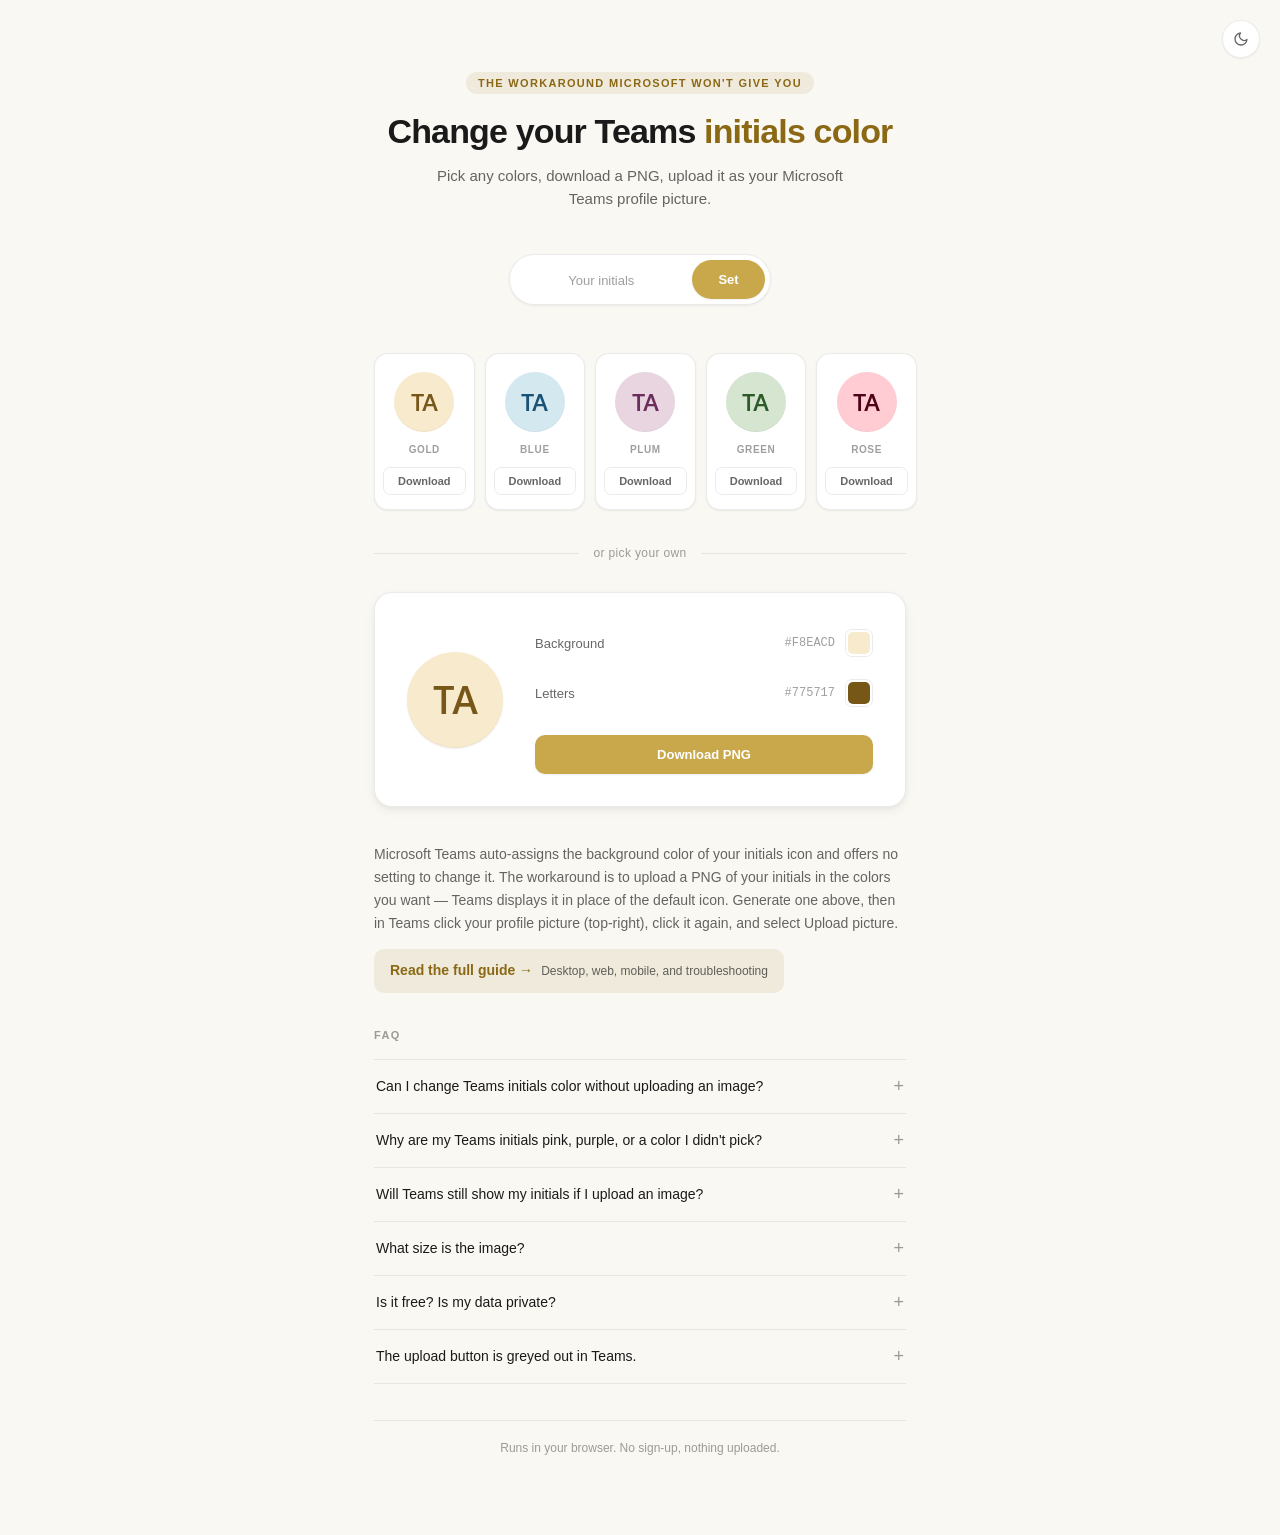
<file: index.html>
<!DOCTYPE html>
<html lang="en" data-theme="light">
<head>
    <meta charset="UTF-8">
    <meta name="viewport" content="width=device-width, initial-scale=1.0">
    <meta name="theme-color" content="#f5f2ed">

    <title>Change Your Microsoft Teams Initials Color — Free Generator (PNG)</title>
    <link rel="icon" type="image/x-icon" href="prod_favicon.png">
    <meta name="description" content="Microsoft Teams won't let you change the color of your initials. This free generator creates a custom-colored initials image you upload as your profile picture. Any color, 444×444 PNG, no sign-up.">
    <meta name="keywords" content="change teams initials color, microsoft teams initials color, teams profile picture color, change teams profile picture color, teams initials generator, microsoft teams profile picture generator, teams pfp color, teams initials background color, why are my teams initials pink, teams profile icon color, custom teams profile picture, initials profile picture generator">
    <meta name="robots" content="index, follow, max-image-preview:large, max-snippet:-1">
    <link rel="canonical" href="">

    <meta property="og:type" content="website">
    <meta property="og:title" content="Change Your Microsoft Teams Initials Color — Free Generator">
    <meta property="og:description" content="The workaround for Teams' locked initials color. Pick any colors, download a PNG, upload it as your profile picture. Free, no sign-up.">
    <meta property="og:site_name" content="Teams Initials Color Generator">
    <meta property="og:locale" content="en_US">
    <meta property="og:image" content="og-image.png">
    <meta property="og:image:width" content="1200">
    <meta property="og:image:height" content="630">

    <meta name="twitter:card" content="summary_large_image">
    <meta name="twitter:title" content="Change Your Microsoft Teams Initials Color — Free Generator">
    <meta name="twitter:description" content="The workaround for Teams' locked initials color. Pick any colors, download a PNG, upload it as your profile picture.">
    <meta name="twitter:image" content="og-image.png">

    <script type="application/ld+json">
    {"@context":"https://schema.org","@type":"WebApplication","name":"Microsoft Teams Initials Color Generator","alternateName":["Microsoft Teams Profile Picture Generator","Teams Initials Color Changer","Teams PFP Generator"],"description":"Free online tool to change the color of your Microsoft Teams initials by generating a custom image you upload as your profile picture.","url":"","applicationCategory":"DesignApplication","operatingSystem":"Any","browserRequirements":"Requires JavaScript. Works in Chrome, Firefox, Safari, Edge.","offers":{"@type":"Offer","price":"0","priceCurrency":"USD"},"featureList":["Any background and letter color","Five preset color themes","Custom hex color picker","High-resolution 444x444 PNG export","Matches Microsoft Teams default initials style","Runs in browser, nothing uploaded","No sign-up required"]}
    </script>
    <script type="application/ld+json">
    {"@context":"https://schema.org","@type":"HowTo","name":"How to change the color of your Microsoft Teams initials","description":"Microsoft Teams does not let you change the color of your initials directly. This is the workaround: generate a custom-colored initials image and upload it as your profile picture.","totalTime":"PT2M","tool":[{"@type":"HowToTool","name":"Web browser"},{"@type":"HowToTool","name":"Microsoft Teams"}],"step":[
    {"@type":"HowToStep","position":1,"name":"Enter your initials","text":"Type your two initials into the input field on this page."},
    {"@type":"HowToStep","position":2,"name":"Choose your colors","text":"Pick a preset theme or use the custom color pickers to choose any background and letter color."},
    {"@type":"HowToStep","position":3,"name":"Download the PNG","text":"Click Download to save your custom-colored initials as a 444×444 PNG."},
    {"@type":"HowToStep","position":4,"name":"Upload to Microsoft Teams","text":"In Microsoft Teams, click your profile picture in the top right, click it again, select Upload picture, and choose the PNG. Save."}]}
    </script>
    <script type="application/ld+json">
    {"@context":"https://schema.org","@type":"FAQPage","mainEntity":[
    {"@type":"Question","name":"Can I change the color of my Microsoft Teams initials?","acceptedAnswer":{"@type":"Answer","text":"Not directly. Microsoft Teams does not offer a setting to change the color of the default initials icon. The workaround is to generate an image of your initials in the colors you want and upload it as your profile picture. Teams will display it exactly where the default initials icon would appear."}},
    {"@type":"Question","name":"Why are my Teams initials pink, purple, or a color I didn't choose?","acceptedAnswer":{"@type":"Answer","text":"Teams assigns the background color automatically based on your profile information. You have no control over which color you get and no way to change it through any Teams setting. Use this generator to create a version in the colors you want and upload it as your profile picture."}},
    {"@type":"Question","name":"Will Teams still show my initials if I upload a custom image?","acceptedAnswer":{"@type":"Answer","text":"Yes. Because the image contains your initials, Teams displays it everywhere the default icon would appear — chats, meetings, the roster, email, and across Microsoft 365. Visually it looks identical to the default, just in the colors you picked."}},
    {"@type":"Question","name":"What size is the downloaded image?","acceptedAnswer":{"@type":"Answer","text":"444x444 pixel PNG with a circular design, matching Microsoft Teams' recommended profile picture resolution. It also works on Outlook, Slack, Zoom, Google Workspace, LinkedIn, and Discord."}},
    {"@type":"Question","name":"Is this tool free and private?","acceptedAnswer":{"@type":"Answer","text":"Yes. Completely free with no sign-up, no watermark, and no upload limits. Everything runs in your browser and nothing is sent to a server."}},
    {"@type":"Question","name":"How do I upload the image to Microsoft Teams?","acceptedAnswer":{"@type":"Answer","text":"Click your profile picture in the top-right of Teams, click it again in the account panel, select Upload picture, choose the downloaded PNG, and save. The change appears in Teams within a few minutes and syncs across Outlook and Microsoft 365 within 24 hours."}},
    {"@type":"Question","name":"Why won't the upload button work in Teams?","acceptedAnswer":{"@type":"Answer","text":"If the upload option is greyed out or missing, your IT admin has locked profile pictures through a Microsoft 365 policy. Contact your admin to unlock it or have them upload the image on your behalf."}}
    ]}
    </script>

    <link rel="stylesheet" href="styles.css">
</head>
<body>
    <button class="theme-toggle" id="theme-toggle" aria-label="Toggle light/dark mode">
        <svg class="theme-icon theme-icon-sun" viewBox="0 0 24 24" fill="none" stroke="currentColor" stroke-width="2" stroke-linecap="round" stroke-linejoin="round">
            <circle cx="12" cy="12" r="5"></circle>
            <line x1="12" y1="1" x2="12" y2="3"></line><line x1="12" y1="21" x2="12" y2="23"></line>
            <line x1="4.22" y1="4.22" x2="5.64" y2="5.64"></line><line x1="18.36" y1="18.36" x2="19.78" y2="19.78"></line>
            <line x1="1" y1="12" x2="3" y2="12"></line><line x1="21" y1="12" x2="23" y2="12"></line>
            <line x1="4.22" y1="19.78" x2="5.64" y2="18.36"></line><line x1="18.36" y1="5.64" x2="19.78" y2="4.22"></line>
        </svg>
        <svg class="theme-icon theme-icon-moon" viewBox="0 0 24 24" fill="none" stroke="currentColor" stroke-width="2" stroke-linecap="round" stroke-linejoin="round">
            <path d="M21 12.79A9 9 0 1 1 11.21 3 7 7 0 0 0 21 12.79z"></path>
        </svg>
    </button>

    <div class="page">
        <header class="header">
            <p class="eyebrow">The workaround Microsoft won't give you</p>
            <h1 class="title">Change your Teams <span class="title-accent">initials color</span></h1>
            <p class="subtitle">Pick any colors, download a PNG, upload it as your Microsoft Teams profile picture.</p>
        </header>

        <main>
            <div class="input-section">
                <form id="initials-form" class="initials-form">
                    <input type="text" id="initials" name="initials" maxlength="2" placeholder="Your initials" autocomplete="off" aria-label="Your two initials">
                    <button type="submit" class="btn btn-primary">Set</button>
                </form>
            </div>

            <section class="section">
                <div class="presets-grid">
                    <div class="preset-card" data-bg="#F8EACD" data-text="#775717">
                        <div class="preset-logo-wrap">
                            <div class="preset-logo">
                                <div class="preset-circle" style="background:#F8EACD;"></div>
                                <span class="preset-pair" style="color:#775717;">TA</span>
                            </div>
                        </div>
                        <span class="preset-label">Gold</span>
                        <button class="btn btn-small btn-download preset-download">Download</button>
                    </div>
                    <div class="preset-card" data-bg="#D4E8F0" data-text="#1A5276">
                        <div class="preset-logo-wrap">
                            <div class="preset-logo">
                                <div class="preset-circle" style="background:#D4E8F0;"></div>
                                <span class="preset-pair" style="color:#1A5276;">TA</span>
                            </div>
                        </div>
                        <span class="preset-label">Blue</span>
                        <button class="btn btn-small btn-download preset-download">Download</button>
                    </div>
                    <div class="preset-card" data-bg="#E8D5E0" data-text="#6B2D5B">
                        <div class="preset-logo-wrap">
                            <div class="preset-logo">
                                <div class="preset-circle" style="background:#E8D5E0;"></div>
                                <span class="preset-pair" style="color:#6B2D5B;">TA</span>
                            </div>
                        </div>
                        <span class="preset-label">Plum</span>
                        <button class="btn btn-small btn-download preset-download">Download</button>
                    </div>
                    <div class="preset-card" data-bg="#D5E5D0" data-text="#2D5A27">
                        <div class="preset-logo-wrap">
                            <div class="preset-logo">
                                <div class="preset-circle" style="background:#D5E5D0;"></div>
                                <span class="preset-pair" style="color:#2D5A27;">TA</span>
                            </div>
                        </div>
                        <span class="preset-label">Green</span>
                        <button class="btn btn-small btn-download preset-download">Download</button>
                    </div>
                    <div class="preset-card" data-bg="#ffccd3" data-text="#4d0218">
                        <div class="preset-logo-wrap">
                            <div class="preset-logo">
                                <div class="preset-circle" style="background:#ffccd3;"></div>
                                <span class="preset-pair" style="color:#4d0218;">TA</span>
                            </div>
                        </div>
                        <span class="preset-label">Rose</span>
                        <button class="btn btn-small btn-download preset-download">Download</button>
                    </div>
                </div>
            </section>

            <div class="divider"><span>or pick your own</span></div>

            <section class="section">
                <div class="custom-area">
                    <div class="custom-preview">
                        <div class="logo" id="custom-logo">
                            <div class="circle" id="custom-circle"></div>
                            <span class="letter-pair" id="custom-pair">TA</span>
                        </div>
                    </div>
                    <div class="custom-controls">
                        <div class="color-row">
                            <label class="color-label" for="circle-color">Background</label>
                            <div class="color-input-wrap">
                                <span class="color-hex" id="circle-hex">#F8EACD</span>
                                <input type="color" id="circle-color" value="#F8EACD" class="color-input">
                            </div>
                        </div>
                        <div class="color-row">
                            <label class="color-label" for="letter-color">Letters</label>
                            <div class="color-input-wrap">
                                <span class="color-hex" id="letter-hex">#775717</span>
                                <input type="color" id="letter-color" value="#775717" class="color-input">
                            </div>
                        </div>
                        <button class="btn btn-primary btn-download-custom" id="download-custom">Download PNG</button>
                    </div>
                </div>
            </section>

            <section class="section about-section">
                <p>Microsoft Teams auto-assigns the background color of your initials icon and offers no setting to change it. The workaround is to upload a PNG of your initials in the colors you want — Teams displays it in place of the default icon. Generate one above, then in Teams click your profile picture (top-right), click it again, and select Upload picture.</p>
                <p><a href="/how-to-change-teams-initials-color" class="guide-link">Read the full guide → <span>Desktop, web, mobile, and troubleshooting</span></a></p>
            </section>

            <section class="section faq-section">
                <h2 class="section-title">FAQ</h2>
                <div class="faq-list">
                    <details class="faq-item">
                        <summary class="faq-question">Can I change Teams initials color without uploading an image?</summary>
                        <p class="faq-answer">No. Teams has no setting for it. Uploading a custom image as your profile picture is the only way.</p>
                    </details>
                    <details class="faq-item">
                        <summary class="faq-question">Why are my Teams initials pink, purple, or a color I didn't pick?</summary>
                        <p class="faq-answer">Teams assigns the background color automatically based on your profile. You don't choose it and can't change it through any Teams setting — use this generator to create a version in the colors you want.</p>
                    </details>
                    <details class="faq-item">
                        <summary class="faq-question">Will Teams still show my initials if I upload an image?</summary>
                        <p class="faq-answer">Yes. The image contains your initials, so it looks identical to the default icon, just in your chosen colors.</p>
                    </details>
                    <details class="faq-item">
                        <summary class="faq-question">What size is the image?</summary>
                        <p class="faq-answer">444×444 PNG. Also works on Outlook, Slack, Zoom, Google Workspace, LinkedIn, and Discord.</p>
                    </details>
                    <details class="faq-item">
                        <summary class="faq-question">Is it free? Is my data private?</summary>
                        <p class="faq-answer">Yes to both. No sign-up, nothing uploaded to a server, everything runs in your browser.</p>
                    </details>
                    <details class="faq-item">
                        <summary class="faq-question">The upload button is greyed out in Teams.</summary>
                        <p class="faq-answer">Your IT admin has locked profile pictures through a Microsoft 365 policy. Ask them to unlock it or upload the image on your behalf. <a href="/how-to-change-teams-initials-color">Full troubleshooting guide →</a></p>
                    </details>
                </div>
            </section>
        </main>

        <footer class="footer">
            <p>Runs in your browser. No sign-up, nothing uploaded.</p>
        </footer>
    </div>

    <script>
        let currentInitials = ['T', 'A'];

        const form = document.getElementById('initials-form');
        const customPair = document.getElementById('custom-pair');
        const customCircle = document.getElementById('custom-circle');
        const circleColorInput = document.getElementById('circle-color');
        const letterColorInput = document.getElementById('letter-color');
        const circleHex = document.getElementById('circle-hex');
        const letterHex = document.getElementById('letter-hex');

        function updateAllInitials() {
            const text = currentInitials[0] + currentInitials[1];
            customPair.textContent = text;
            document.querySelectorAll('.preset-pair').forEach(pair => {
                pair.textContent = text;
            });
        }

        form.addEventListener('submit', (e) => {
            e.preventDefault();
            const value = form.elements['initials'].value.trim().toUpperCase();
            if (value.length >= 2) {
                currentInitials = [value[0], value[1]];
                updateAllInitials();
            }
        });

        circleColorInput.addEventListener('input', () => {
            const c = circleColorInput.value;
            customCircle.style.background = c;
            circleHex.textContent = c.toUpperCase();
        });

        letterColorInput.addEventListener('input', () => {
            const c = letterColorInput.value;
            customPair.style.color = c;
            letterHex.textContent = c.toUpperCase();
        });

        function downloadLogo(bgColor, textColor, filename) {
            const size = 444;
            const fontSize = 180;
            const canvas = document.createElement('canvas');
            canvas.width = size;
            canvas.height = size;
            const ctx = canvas.getContext('2d');

            ctx.beginPath();
            ctx.arc(size / 2, size / 2, size / 2, 0, Math.PI * 2);
            ctx.fillStyle = bgColor;
            ctx.fill();

            ctx.font = `600 ${fontSize}px "MyCustomFont", "Segoe UI", sans-serif`;
            ctx.fillStyle = textColor;
            ctx.textBaseline = 'middle';
            ctx.textAlign = 'center';

            const text = currentInitials[0] + currentInitials[1];
            const metrics = ctx.measureText(text);
            const actualHeight = metrics.actualBoundingBoxAscent + metrics.actualBoundingBoxDescent;
            const y = size / 2 + (metrics.actualBoundingBoxAscent - actualHeight / 2);
            ctx.fillText(text, size / 2, y);

            canvas.toBlob((blob) => {
                const url = URL.createObjectURL(blob);
                const a = document.createElement('a');
                a.href = url;
                a.download = filename || 'ms-teams-pfp.png';
                a.click();
                URL.revokeObjectURL(url);
            }, 'image/png');
        }

        document.querySelectorAll('.preset-card').forEach(card => {
            const btn = card.querySelector('.preset-download');
            btn.addEventListener('click', (e) => {
                e.stopPropagation();
                const bg = card.dataset.bg;
                const text = card.dataset.text;
                const label = card.querySelector('.preset-label').textContent.toLowerCase().replace(/\s+/g, '-');
                downloadLogo(bg, text, `ms-teams-pfp-${label}.png`);
            });
        });

        document.getElementById('download-custom').addEventListener('click', () => {
            downloadLogo(circleColorInput.value, letterColorInput.value, 'ms-teams-pfp-custom.png');
        });

        const toggle = document.getElementById('theme-toggle');
        const root = document.documentElement;

        function setTheme(mode) {
            root.setAttribute('data-theme', mode);
        }

        toggle.addEventListener('click', () => {
            const current = root.getAttribute('data-theme') || 'light';
            setTheme(current === 'light' ? 'dark' : 'light');
        });

        setTheme('light');
    </script>
</body>
</html>
</file>
<file: styles.css>
@font-face {
  font-family: 'MyCustomFont';
  src: url('fonts/Segoe UI/seguisb.ttf') format('truetype');
  font-weight: 600;
  font-style: normal;
}

@import url('https://fonts.googleapis.com/css2?family=DM+Sans:wght@400;500;600;700&family=DM+Mono:wght@400;500&display=swap');

*, *::before, *::after { margin: 0; padding: 0; box-sizing: border-box; }

:root {
  --bg: #faf8f3;
  --surface: #ffffff;
  --border: rgba(0, 0, 0, 0.08);
  --border-hover: rgba(0, 0, 0, 0.16);
  --text: #1a1a1a;
  --muted: rgba(0, 0, 0, 0.6);
  --dim: rgba(0, 0, 0, 0.38);
  --accent: #8B6914;
  --accent-bg: #c9a84c;
  --accent-dim: rgba(139, 105, 20, 0.1);
  --shadow-sm: 0 1px 2px rgba(0, 0, 0, 0.04), 0 1px 3px rgba(0, 0, 0, 0.03);
  --shadow-md: 0 4px 12px rgba(0, 0, 0, 0.05), 0 2px 4px rgba(0, 0, 0, 0.04);
  --shadow-lg: 0 12px 32px rgba(0, 0, 0, 0.06), 0 4px 8px rgba(0, 0, 0, 0.03);
}

[data-theme="dark"] {
  --bg: #0e0e11;
  --surface: #16161a;
  --border: rgba(255, 255, 255, 0.08);
  --border-hover: rgba(255, 255, 255, 0.16);
  --text: #f0ede8;
  --muted: rgba(255, 255, 255, 0.6);
  --dim: rgba(255, 255, 255, 0.38);
  --accent: #c9a84c;
  --accent-bg: #c9a84c;
  --accent-dim: rgba(201, 168, 76, 0.15);
  --shadow-sm: 0 1px 2px rgba(0, 0, 0, 0.3);
  --shadow-md: 0 4px 12px rgba(0, 0, 0, 0.35);
  --shadow-lg: 0 12px 32px rgba(0, 0, 0, 0.4);
}

body {
  font-family: "DM Sans", -apple-system, BlinkMacSystemFont, sans-serif;
  background: var(--bg);
  color: var(--text);
  min-height: 100vh;
  -webkit-font-smoothing: antialiased;
  transition: background 0.3s ease, color 0.3s ease;
}

.page {
  max-width: 580px;
  margin: 0 auto;
  padding: 72px 24px 80px;
}

.header {
  text-align: center;
  margin-bottom: 44px;
}
.eyebrow {
  display: inline-block;
  font-size: 11px;
  font-weight: 600;
  text-transform: uppercase;
  letter-spacing: 0.12em;
  color: var(--accent);
  background: var(--accent-dim);
  padding: 5px 12px;
  border-radius: 100px;
  margin-bottom: 18px;
}
.title {
  font-size: 34px;
  font-weight: 700;
  letter-spacing: -0.025em;
  color: var(--text);
  line-height: 1.15;
}
.title-accent { color: var(--accent); }
.subtitle {
  margin-top: 14px;
  font-size: 15px;
  color: var(--muted);
  line-height: 1.5;
  max-width: 420px;
  margin-left: auto;
  margin-right: auto;
}

.input-section { display: flex; justify-content: center; margin-bottom: 48px; }
.initials-form {
  display: flex;
  gap: 6px;
  background: var(--surface);
  border: 1px solid var(--border);
  border-radius: 100px;
  padding: 5px 5px 5px 6px;
  box-shadow: var(--shadow-sm);
  transition: border-color 0.2s, box-shadow 0.2s;
}
.initials-form:focus-within {
  border-color: var(--accent);
  box-shadow: 0 0 0 3px var(--accent-dim), var(--shadow-sm);
}
.initials-form input {
  width: 170px;
  padding: 11px 20px;
  font-size: 15px;
  font-family: inherit;
  font-weight: 500;
  border: none;
  background: transparent;
  color: var(--text);
  text-align: center;
  letter-spacing: 0.18em;
  text-transform: uppercase;
  outline: none;
}
.initials-form input::placeholder {
  text-transform: none;
  letter-spacing: normal;
  color: var(--dim);
  font-size: 13px;
}

.btn {
  font-family: inherit;
  font-weight: 600;
  border: none;
  cursor: pointer;
  transition: all 0.2s ease;
}
.btn-primary {
  background: var(--accent-bg);
  color: #fff;
  padding: 11px 26px;
  border-radius: 100px;
  font-size: 13px;
  box-shadow: var(--shadow-sm);
}
.btn-primary:hover { filter: brightness(0.95); box-shadow: var(--shadow-md); }
[data-theme="dark"] .btn-primary { color: #0e0e11; }
.btn-small {
  padding: 7px 14px;
  font-size: 11px;
  border-radius: 7px;
  background: transparent;
  color: var(--muted);
  border: 1px solid var(--border);
}
.btn-small:hover {
  color: var(--accent);
  border-color: var(--accent);
  background: var(--accent-dim);
}

.section { margin-bottom: 36px; }
.section-title {
  font-size: 11px;
  font-weight: 600;
  text-transform: uppercase;
  letter-spacing: 0.12em;
  color: var(--dim);
  margin-bottom: 18px;
}

.divider {
  display: flex;
  align-items: center;
  gap: 14px;
  margin: 8px 0 32px;
  color: var(--dim);
  font-size: 12px;
  font-weight: 500;
  letter-spacing: 0.03em;
}
.divider::before, .divider::after {
  content: '';
  flex: 1;
  height: 1px;
  background: var(--border);
}

.presets-grid {
  display: grid;
  grid-template-columns: repeat(5, 1fr);
  gap: 10px;
}
@media (max-width: 520px) {
  .presets-grid { gap: 6px; }
}
.preset-card {
  display: flex;
  flex-direction: column;
  align-items: center;
  gap: 12px;
  padding: 18px 8px 14px;
  background: var(--surface);
  border: 1px solid var(--border);
  border-radius: 14px;
  box-shadow: var(--shadow-sm);
  transition: all 0.2s ease;
}
.preset-card:hover {
  border-color: var(--border-hover);
  box-shadow: var(--shadow-md);
  transform: translateY(-2px);
}
.preset-logo-wrap { display: flex; align-items: center; justify-content: center; }
.preset-logo {
  position: relative;
  width: 60px;
  height: 60px;
  transition: transform 0.2s ease;
}
.preset-circle {
  position: absolute;
  inset: 0;
  border-radius: 50%;
  box-shadow: inset 0 -1px 0 rgba(0,0,0,0.04);
}
.preset-pair {
  position: absolute;
  inset: 0;
  z-index: 1;
  display: flex;
  align-items: center;
  justify-content: center;
  font-family: "MyCustomFont", "Segoe UI", sans-serif;
  font-size: 24px;
  font-weight: 600;
  line-height: 1;
  padding-bottom: 2px;
}
.preset-label {
  font-size: 10px;
  font-weight: 600;
  color: var(--dim);
  letter-spacing: 0.06em;
  text-transform: uppercase;
}

.custom-area {
  display: flex;
  align-items: center;
  gap: 32px;
  background: var(--surface);
  border: 1px solid var(--border);
  border-radius: 18px;
  padding: 32px;
  box-shadow: var(--shadow-md);
}
@media (max-width: 520px) {
  .custom-area { flex-direction: column; gap: 24px; padding: 28px 22px; }
}
.custom-preview { flex-shrink: 0; }
.logo {
  position: relative;
  width: 96px;
  height: 96px;
}
.circle {
  position: absolute;
  inset: 0;
  background: #F8EACD;
  border-radius: 50%;
  box-shadow: var(--shadow-sm), inset 0 -1px 0 rgba(0,0,0,0.04);
}
.letter-pair {
  position: absolute;
  inset: 0;
  z-index: 1;
  display: flex;
  align-items: center;
  justify-content: center;
  font-family: "MyCustomFont", "Segoe UI", sans-serif;
  font-size: 39px;
  font-weight: 600;
  color: #775717;
  line-height: 1;
  padding-bottom: 3px;
}
.custom-controls { flex: 1; display: flex; flex-direction: column; gap: 14px; width: 100%; }
.color-row {
  display: flex;
  align-items: center;
  justify-content: space-between;
  gap: 16px;
  padding: 4px 0;
}
.color-label { font-size: 13px; font-weight: 500; color: var(--muted); }
.color-input-wrap { display: flex; align-items: center; gap: 10px; }
.color-hex {
  font-family: "DM Mono", monospace;
  font-size: 12px;
  color: var(--dim);
}
.color-input {
  -webkit-appearance: none;
  appearance: none;
  width: 28px;
  height: 28px;
  border: 1px solid var(--border);
  border-radius: 7px;
  cursor: pointer;
  padding: 2px;
  background: transparent;
}
.color-input::-webkit-color-swatch-wrapper { padding: 0; }
.color-input::-webkit-color-swatch { border: none; border-radius: 5px; }
.color-input::-moz-color-swatch { border: none; border-radius: 5px; }
.btn-download-custom {
  margin-top: 10px;
  width: 100%;
  padding: 12px;
  border-radius: 10px;
  font-size: 13px;
}

.about-section {
  margin-top: 20px;
}
.about-section p {
  font-size: 14px;
  line-height: 1.65;
  color: var(--muted);
  margin-bottom: 14px;
}
.about-section p:last-child { margin-bottom: 0; }
.guide-link {
  display: inline-flex;
  align-items: baseline;
  gap: 8px;
  color: var(--accent);
  text-decoration: none;
  font-size: 14px;
  font-weight: 600;
  padding: 10px 16px;
  background: var(--accent-dim);
  border-radius: 10px;
  transition: filter 0.2s;
}
.guide-link:hover { filter: brightness(0.95); }
.guide-link span {
  font-weight: 400;
  color: var(--muted);
  font-size: 12px;
}

.faq-list { display: flex; flex-direction: column; }
.faq-item { border-bottom: 1px solid var(--border); }
.faq-item:first-child { border-top: 1px solid var(--border); }
.faq-question {
  padding: 16px 2px;
  font-size: 14px;
  font-weight: 500;
  color: var(--text);
  cursor: pointer;
  list-style: none;
  display: flex;
  justify-content: space-between;
  align-items: center;
  gap: 12px;
  transition: color 0.2s;
}
.faq-question::-webkit-details-marker { display: none; }
.faq-question::after {
  content: '+';
  font-size: 18px;
  color: var(--dim);
  font-weight: 300;
  transition: color 0.2s;
}
.faq-item[open] .faq-question::after { content: '−'; color: var(--accent); }
.faq-question:hover { color: var(--accent); }
.faq-answer {
  padding: 0 2px 16px;
  font-size: 13px;
  line-height: 1.65;
  color: var(--muted);
}
.faq-answer a { color: var(--accent); text-decoration: none; font-weight: 500; }
.faq-answer a:hover { text-decoration: underline; }

.footer {
  text-align: center;
  margin-top: 32px;
  padding-top: 20px;
  border-top: 1px solid var(--border);
}
.footer p {
  font-size: 12px;
  color: var(--dim);
}

.theme-toggle {
  position: fixed;
  top: 20px;
  right: 20px;
  z-index: 100;
  width: 38px;
  height: 38px;
  border-radius: 50%;
  border: 1px solid var(--border);
  background: var(--surface);
  color: var(--muted);
  cursor: pointer;
  display: flex;
  align-items: center;
  justify-content: center;
  box-shadow: var(--shadow-sm);
  transition: all 0.2s ease;
}
.theme-toggle:hover {
  color: var(--accent);
  border-color: var(--accent);
  box-shadow: var(--shadow-md);
}
.theme-icon { width: 16px; height: 16px; position: absolute; transition: opacity 0.25s; }
.theme-icon-sun { opacity: 0; }
.theme-icon-moon { opacity: 1; }
[data-theme="dark"] .theme-icon-sun { opacity: 1; }
[data-theme="dark"] .theme-icon-moon { opacity: 0; }
</file>
